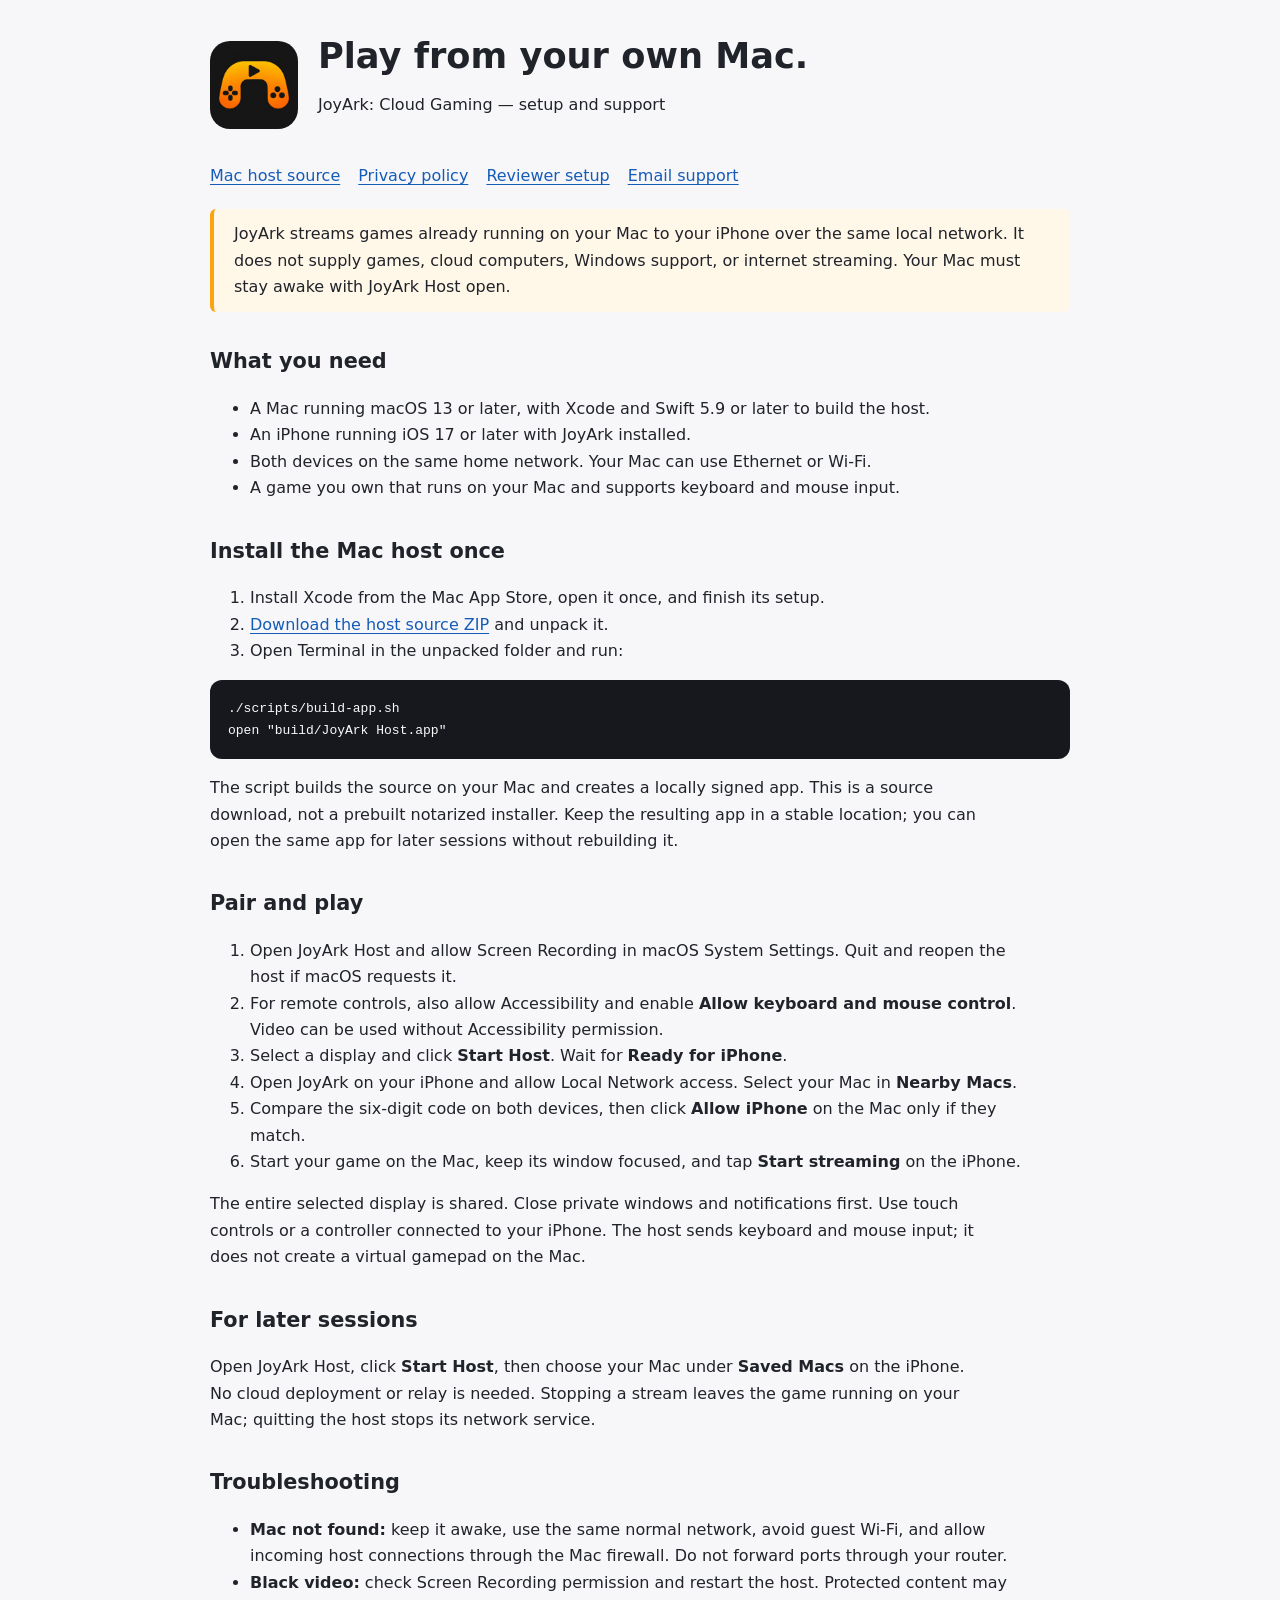
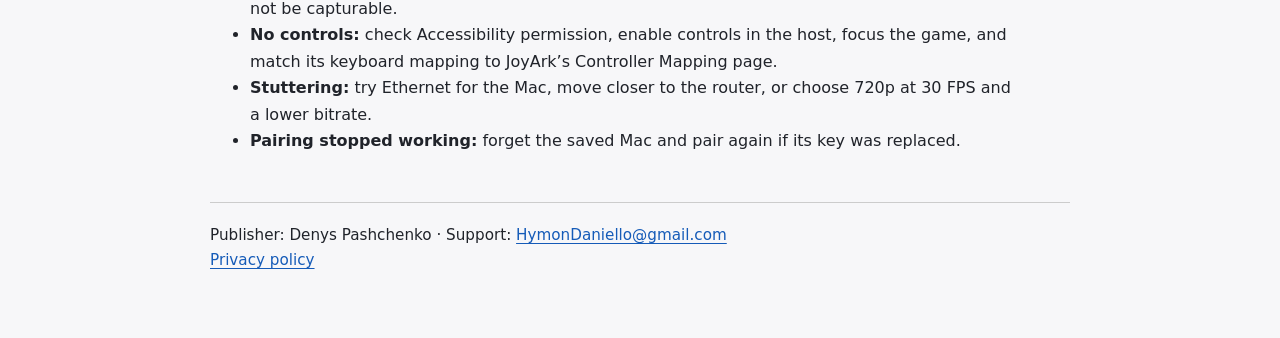
<file: docs/index.html>
<!doctype html><html lang="en"><head><meta charset="utf-8"><meta name="viewport" content="width=device-width,initial-scale=1"><title>JoyArk — Mac streaming setup and support</title><meta name="description" content="Set up JoyArk Host on your own Mac and stream your games to an iPhone on the same local network."><link rel="stylesheet" href="style.css"></head><body>
<header><img src="icon.png" alt="JoyArk gamepad icon"><div><h1>Play from your own Mac.</h1><p>JoyArk: Cloud Gaming — setup and support</p></div></header>
<nav><a href="https://github.com/egnatkinadev/JoyArkHost">Mac host source</a><a href="privacy.html">Privacy policy</a><a href="review.html">Reviewer setup</a><a href="mailto:HymonDaniello@gmail.com">Email support</a></nav>
<aside>JoyArk streams games already running on your Mac to your iPhone over the same local network. It does not supply games, cloud computers, Windows support, or internet streaming. Your Mac must stay awake with JoyArk Host open.</aside>
<h2>What you need</h2><ul><li>A Mac running macOS 13 or later, with Xcode and Swift 5.9 or later to build the host.</li><li>An iPhone running iOS 17 or later with JoyArk installed.</li><li>Both devices on the same home network. Your Mac can use Ethernet or Wi-Fi.</li><li>A game you own that runs on your Mac and supports keyboard and mouse input.</li></ul>
<h2>Install the Mac host once</h2><ol><li>Install Xcode from the Mac App Store, open it once, and finish its setup.</li><li><a href="https://github.com/egnatkinadev/JoyArkHost/archive/refs/heads/main.zip">Download the host source ZIP</a> and unpack it.</li><li>Open Terminal in the unpacked folder and run:</li></ol><pre><code>./scripts/build-app.sh
open "build/JoyArk Host.app"</code></pre>
<p>The script builds the source on your Mac and creates a locally signed app. This is a source download, not a prebuilt notarized installer. Keep the resulting app in a stable location; you can open the same app for later sessions without rebuilding it.</p>
<h2>Pair and play</h2><ol><li>Open JoyArk Host and allow Screen Recording in macOS System Settings. Quit and reopen the host if macOS requests it.</li><li>For remote controls, also allow Accessibility and enable <strong>Allow keyboard and mouse control</strong>. Video can be used without Accessibility permission.</li><li>Select a display and click <strong>Start Host</strong>. Wait for <strong>Ready for iPhone</strong>.</li><li>Open JoyArk on your iPhone and allow Local Network access. Select your Mac in <strong>Nearby Macs</strong>.</li><li>Compare the six-digit code on both devices, then click <strong>Allow iPhone</strong> on the Mac only if they match.</li><li>Start your game on the Mac, keep its window focused, and tap <strong>Start streaming</strong> on the iPhone.</li></ol>
<p>The entire selected display is shared. Close private windows and notifications first. Use touch controls or a controller connected to your iPhone. The host sends keyboard and mouse input; it does not create a virtual gamepad on the Mac.</p>
<h2>For later sessions</h2><p>Open JoyArk Host, click <strong>Start Host</strong>, then choose your Mac under <strong>Saved Macs</strong> on the iPhone. No cloud deployment or relay is needed. Stopping a stream leaves the game running on your Mac; quitting the host stops its network service.</p>
<h2>Troubleshooting</h2><ul><li><strong>Mac not found:</strong> keep it awake, use the same normal network, avoid guest Wi-Fi, and allow incoming host connections through the Mac firewall. Do not forward ports through your router.</li><li><strong>Black video:</strong> check Screen Recording permission and restart the host. Protected content may not be capturable.</li><li><strong>No controls:</strong> check Accessibility permission, enable controls in the host, focus the game, and match its keyboard mapping to JoyArk’s Controller Mapping page.</li><li><strong>Stuttering:</strong> try Ethernet for the Mac, move closer to the router, or choose 720p at 30 FPS and a lower bitrate.</li><li><strong>Pairing stopped working:</strong> forget the saved Mac and pair again if its key was replaced.</li></ul>
<footer>Publisher: Denys Pashchenko · Support: <a href="mailto:HymonDaniello@gmail.com">HymonDaniello@gmail.com</a><br><a href="privacy.html">Privacy policy</a></footer></body></html>
</file>
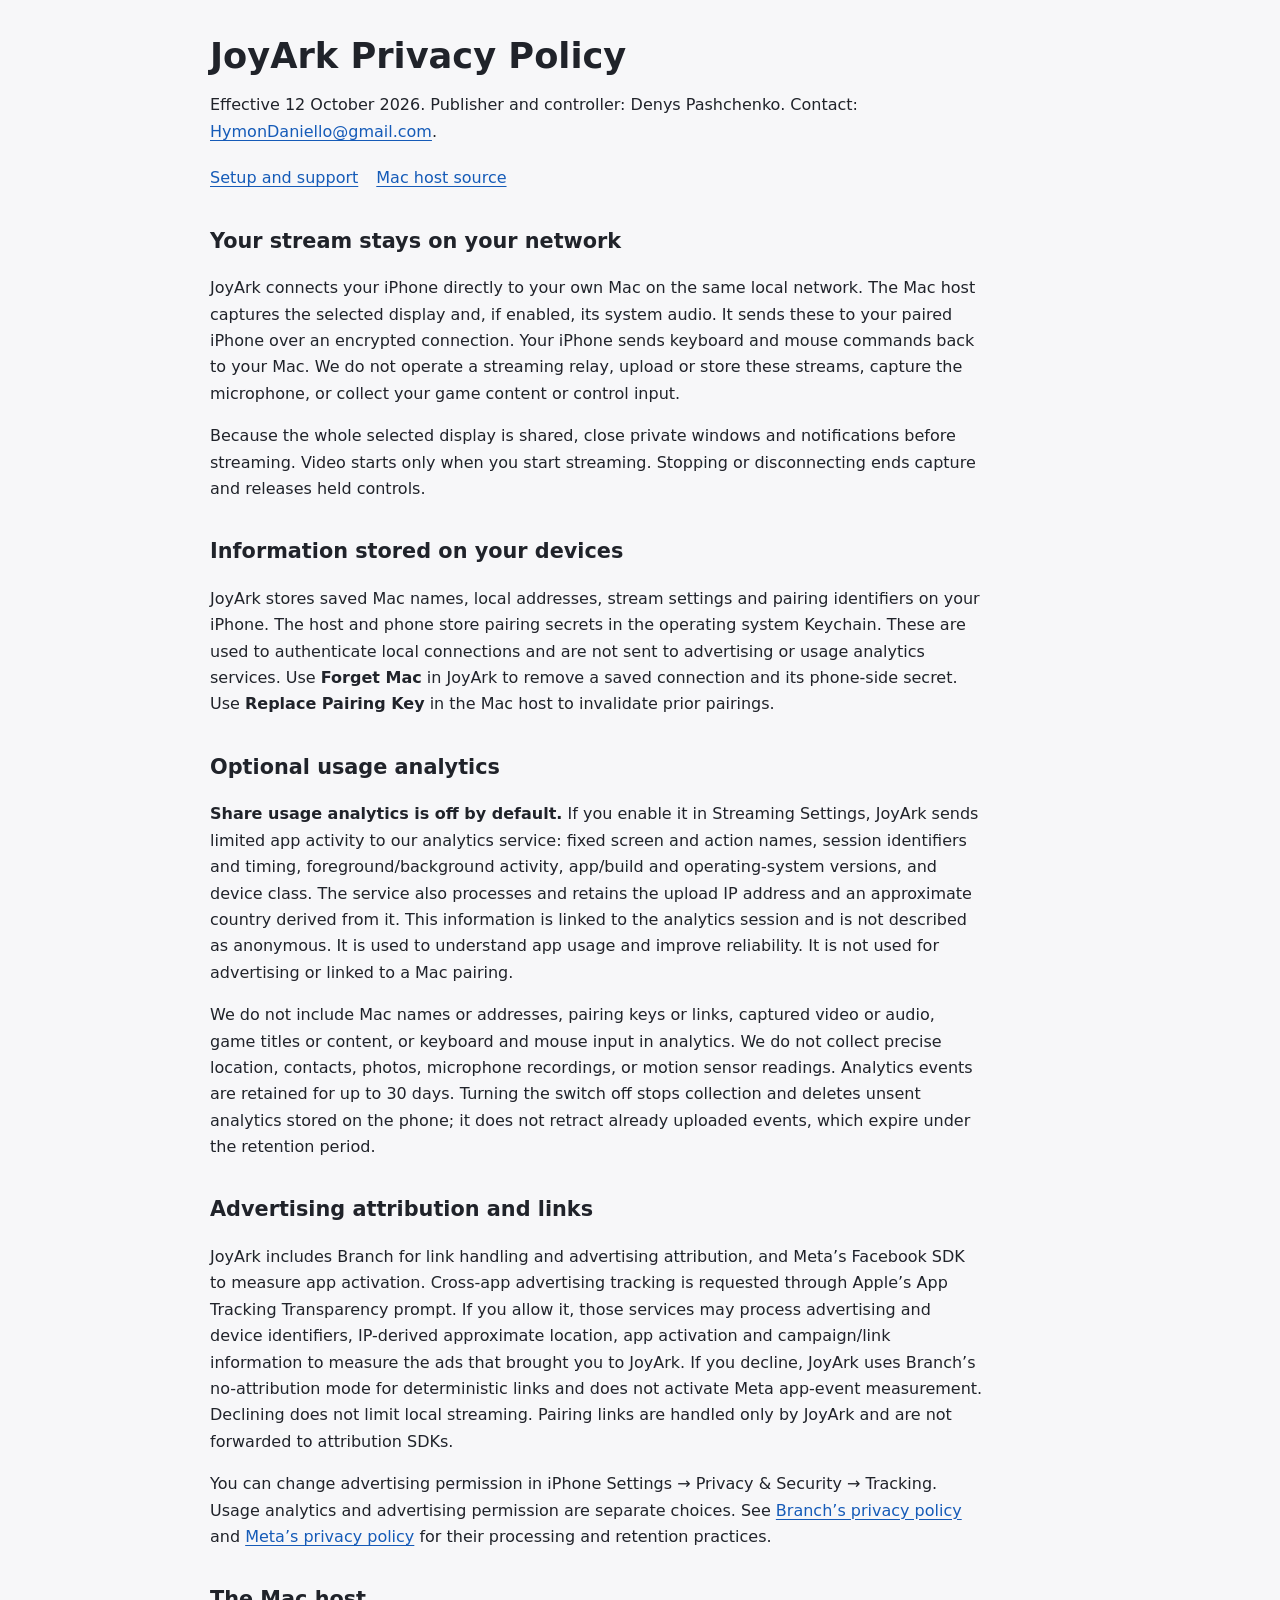
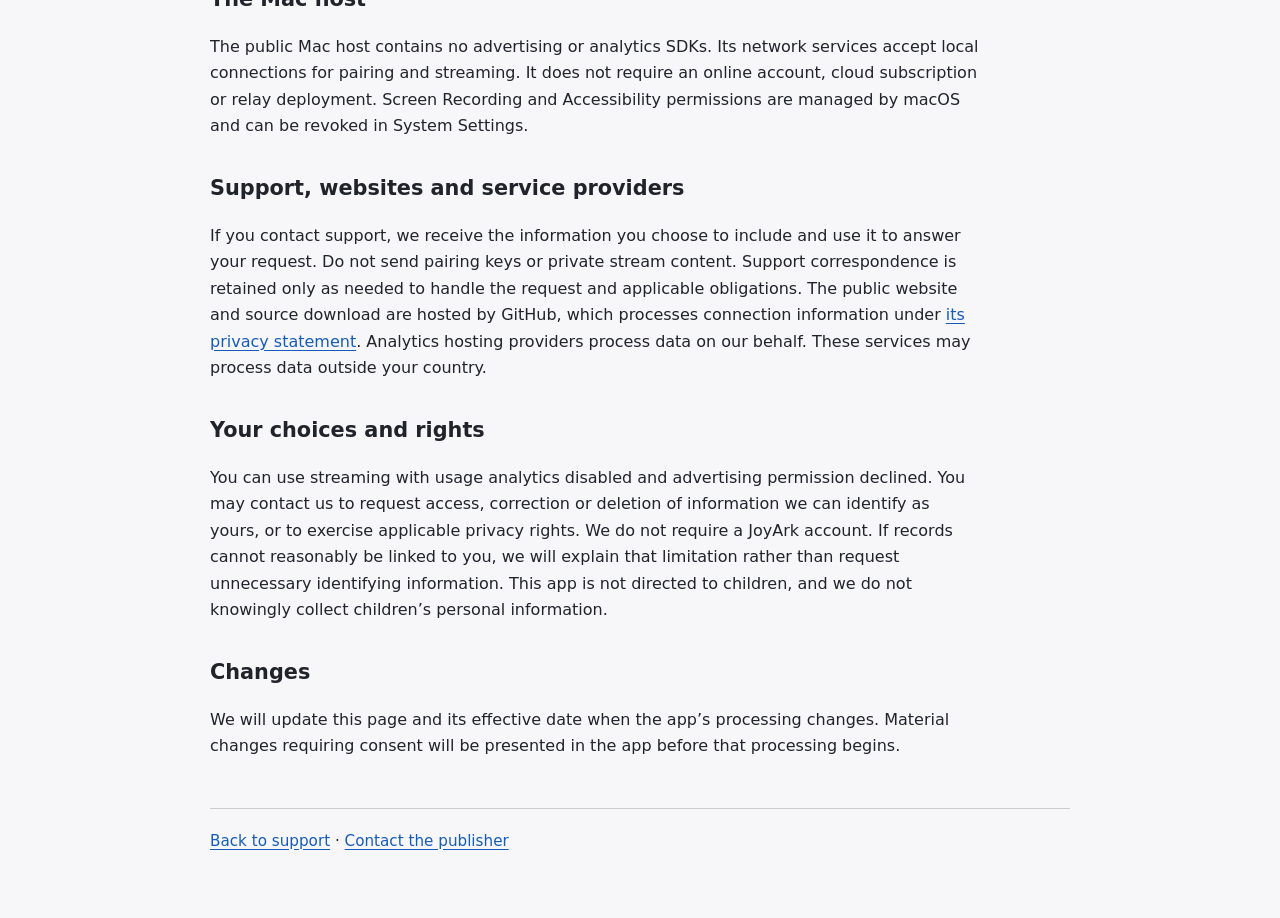
<file: docs/privacy.html>
<!doctype html><html lang="en"><head><meta charset="utf-8"><meta name="viewport" content="width=device-width,initial-scale=1"><title>JoyArk Privacy Policy</title><link rel="stylesheet" href="style.css"></head><body><h1>JoyArk Privacy Policy</h1><p>Effective 12 October 2026. Publisher and controller: Denys Pashchenko. Contact: <a href="mailto:HymonDaniello@gmail.com">HymonDaniello@gmail.com</a>.</p><nav><a href="index.html">Setup and support</a><a href="https://github.com/egnatkinadev/JoyArkHost">Mac host source</a></nav>
<h2>Your stream stays on your network</h2><p>JoyArk connects your iPhone directly to your own Mac on the same local network. The Mac host captures the selected display and, if enabled, its system audio. It sends these to your paired iPhone over an encrypted connection. Your iPhone sends keyboard and mouse commands back to your Mac. We do not operate a streaming relay, upload or store these streams, capture the microphone, or collect your game content or control input.</p><p>Because the whole selected display is shared, close private windows and notifications before streaming. Video starts only when you start streaming. Stopping or disconnecting ends capture and releases held controls.</p>
<h2>Information stored on your devices</h2><p>JoyArk stores saved Mac names, local addresses, stream settings and pairing identifiers on your iPhone. The host and phone store pairing secrets in the operating system Keychain. These are used to authenticate local connections and are not sent to advertising or usage analytics services. Use <strong>Forget Mac</strong> in JoyArk to remove a saved connection and its phone-side secret. Use <strong>Replace Pairing Key</strong> in the Mac host to invalidate prior pairings.</p>
<h2>Optional usage analytics</h2><p><strong>Share usage analytics is off by default.</strong> If you enable it in Streaming Settings, JoyArk sends limited app activity to our analytics service: fixed screen and action names, session identifiers and timing, foreground/background activity, app/build and operating-system versions, and device class. The service also processes and retains the upload IP address and an approximate country derived from it. This information is linked to the analytics session and is not described as anonymous. It is used to understand app usage and improve reliability. It is not used for advertising or linked to a Mac pairing.</p><p>We do not include Mac names or addresses, pairing keys or links, captured video or audio, game titles or content, or keyboard and mouse input in analytics. We do not collect precise location, contacts, photos, microphone recordings, or motion sensor readings. Analytics events are retained for up to 30 days. Turning the switch off stops collection and deletes unsent analytics stored on the phone; it does not retract already uploaded events, which expire under the retention period.</p>
<h2>Advertising attribution and links</h2><p>JoyArk includes Branch for link handling and advertising attribution, and Meta’s Facebook SDK to measure app activation. Cross-app advertising tracking is requested through Apple’s App Tracking Transparency prompt. If you allow it, those services may process advertising and device identifiers, IP-derived approximate location, app activation and campaign/link information to measure the ads that brought you to JoyArk. If you decline, JoyArk uses Branch’s no-attribution mode for deterministic links and does not activate Meta app-event measurement. Declining does not limit local streaming. Pairing links are handled only by JoyArk and are not forwarded to attribution SDKs.</p><p>You can change advertising permission in iPhone Settings → Privacy &amp; Security → Tracking. Usage analytics and advertising permission are separate choices. See <a href="https://www.branch.io/policies/#privacy">Branch’s privacy policy</a> and <a href="https://www.facebook.com/privacy/policy/">Meta’s privacy policy</a> for their processing and retention practices.</p>
<h2>The Mac host</h2><p>The public Mac host contains no advertising or analytics SDKs. Its network services accept local connections for pairing and streaming. It does not require an online account, cloud subscription or relay deployment. Screen Recording and Accessibility permissions are managed by macOS and can be revoked in System Settings.</p>
<h2>Support, websites and service providers</h2><p>If you contact support, we receive the information you choose to include and use it to answer your request. Do not send pairing keys or private stream content. Support correspondence is retained only as needed to handle the request and applicable obligations. The public website and source download are hosted by GitHub, which processes connection information under <a href="https://docs.github.com/en/site-policy/privacy-policies/github-general-privacy-statement">its privacy statement</a>. Analytics hosting providers process data on our behalf. These services may process data outside your country.</p>
<h2>Your choices and rights</h2><p>You can use streaming with usage analytics disabled and advertising permission declined. You may contact us to request access, correction or deletion of information we can identify as yours, or to exercise applicable privacy rights. We do not require a JoyArk account. If records cannot reasonably be linked to you, we will explain that limitation rather than request unnecessary identifying information. This app is not directed to children, and we do not knowingly collect children’s personal information.</p>
<h2>Changes</h2><p>We will update this page and its effective date when the app’s processing changes. Material changes requiring consent will be presented in the app before that processing begins.</p><footer><a href="index.html">Back to support</a> · <a href="mailto:HymonDaniello@gmail.com">Contact the publisher</a></footer></body></html>
</file>
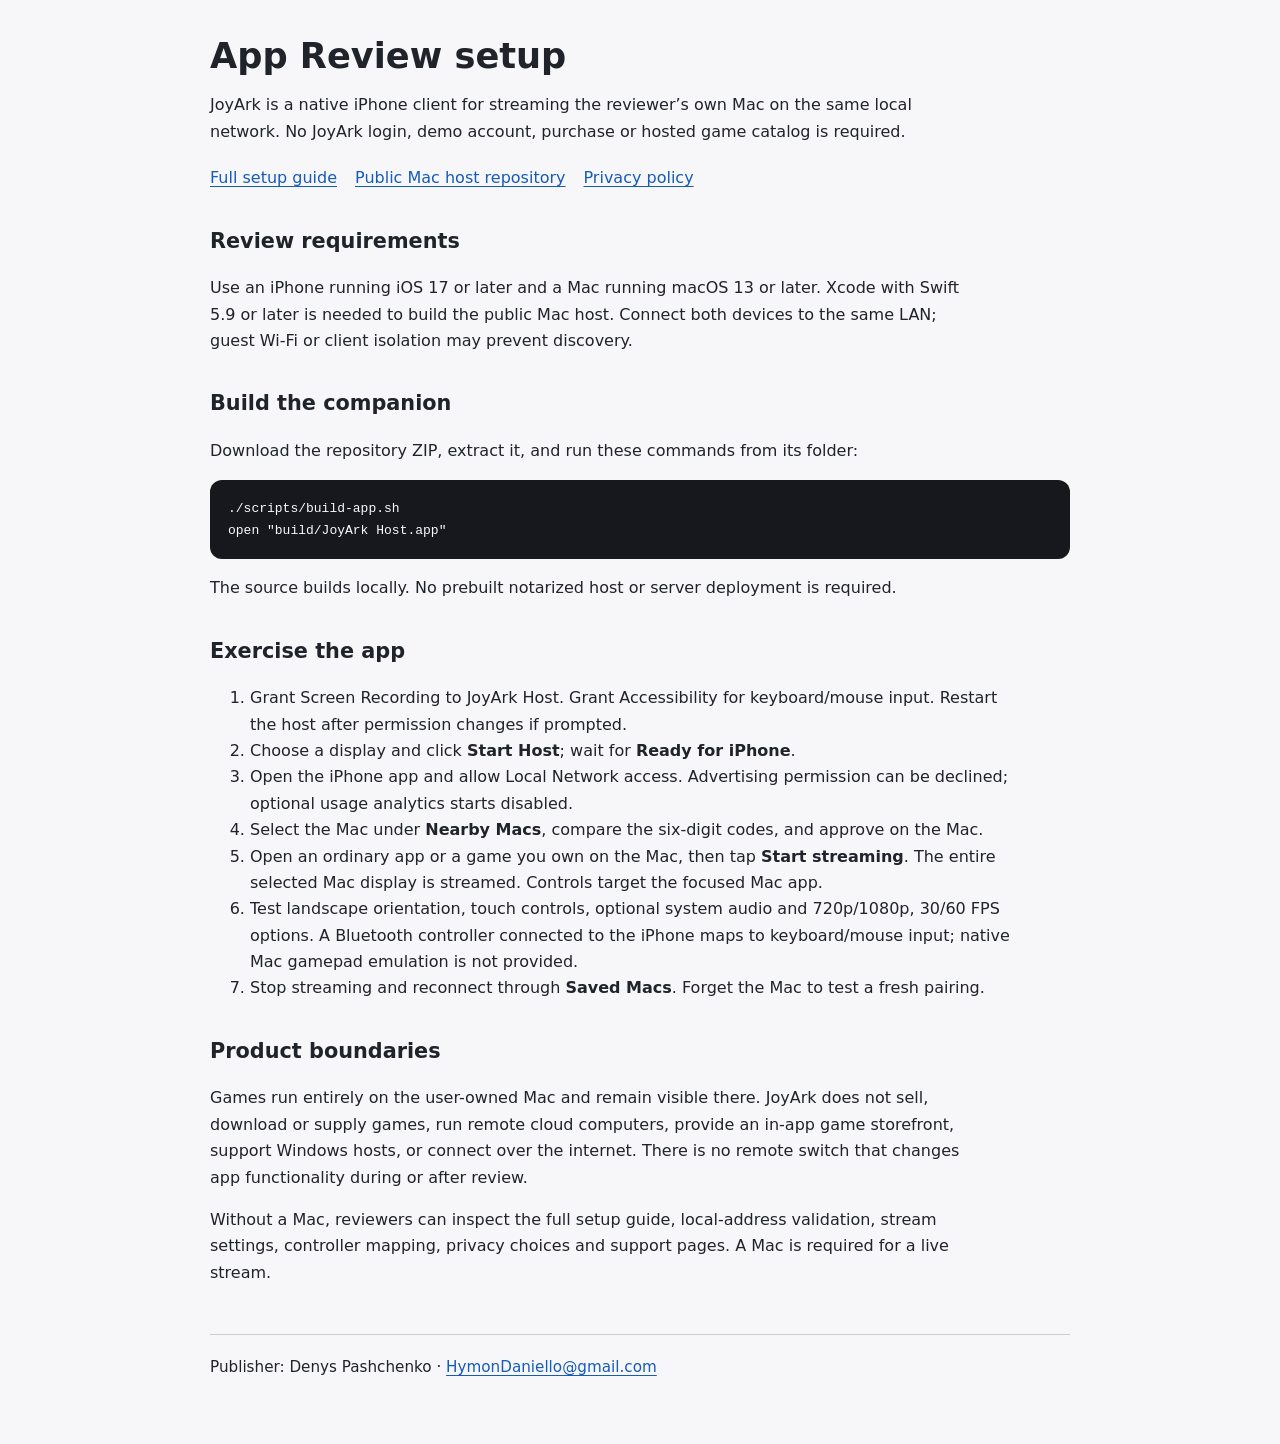
<file: docs/review.html>
<!doctype html><html lang="en"><head><meta charset="utf-8"><meta name="viewport" content="width=device-width,initial-scale=1"><title>JoyArk — App Review setup</title><link rel="stylesheet" href="style.css"></head><body><h1>App Review setup</h1><p>JoyArk is a native iPhone client for streaming the reviewer’s own Mac on the same local network. No JoyArk login, demo account, purchase or hosted game catalog is required.</p><nav><a href="index.html">Full setup guide</a><a href="https://github.com/egnatkinadev/JoyArkHost">Public Mac host repository</a><a href="privacy.html">Privacy policy</a></nav><h2>Review requirements</h2><p>Use an iPhone running iOS 17 or later and a Mac running macOS 13 or later. Xcode with Swift 5.9 or later is needed to build the public Mac host. Connect both devices to the same LAN; guest Wi-Fi or client isolation may prevent discovery.</p><h2>Build the companion</h2><p>Download the repository ZIP, extract it, and run these commands from its folder:</p><pre><code>./scripts/build-app.sh
open "build/JoyArk Host.app"</code></pre><p>The source builds locally. No prebuilt notarized host or server deployment is required.</p><h2>Exercise the app</h2><ol><li>Grant Screen Recording to JoyArk Host. Grant Accessibility for keyboard/mouse input. Restart the host after permission changes if prompted.</li><li>Choose a display and click <strong>Start Host</strong>; wait for <strong>Ready for iPhone</strong>.</li><li>Open the iPhone app and allow Local Network access. Advertising permission can be declined; optional usage analytics starts disabled.</li><li>Select the Mac under <strong>Nearby Macs</strong>, compare the six-digit codes, and approve on the Mac.</li><li>Open an ordinary app or a game you own on the Mac, then tap <strong>Start streaming</strong>. The entire selected Mac display is streamed. Controls target the focused Mac app.</li><li>Test landscape orientation, touch controls, optional system audio and 720p/1080p, 30/60 FPS options. A Bluetooth controller connected to the iPhone maps to keyboard/mouse input; native Mac gamepad emulation is not provided.</li><li>Stop streaming and reconnect through <strong>Saved Macs</strong>. Forget the Mac to test a fresh pairing.</li></ol><h2>Product boundaries</h2><p>Games run entirely on the user-owned Mac and remain visible there. JoyArk does not sell, download or supply games, run remote cloud computers, provide an in-app game storefront, support Windows hosts, or connect over the internet. There is no remote switch that changes app functionality during or after review.</p><p>Without a Mac, reviewers can inspect the full setup guide, local-address validation, stream settings, controller mapping, privacy choices and support pages. A Mac is required for a live stream.</p><footer>Publisher: Denys Pashchenko · <a href="mailto:HymonDaniello@gmail.com">HymonDaniello@gmail.com</a></footer></body></html>
</file>
<file: docs/style.css>
:root{color-scheme:light dark;font-family:system-ui,-apple-system,BlinkMacSystemFont,"Segoe UI",sans-serif;color:#20232a;background:#f7f7f9}body{max-width:860px;margin:0 auto;padding:36px 24px 64px;line-height:1.65}header{display:flex;align-items:center;gap:20px;margin-bottom:28px}header img{width:88px;height:88px;border-radius:20px}h1{font-size:2.2rem;line-height:1.15;margin:0 0 8px}h2{font-size:1.3rem;margin-top:32px}p,li{max-width:76ch}a{color:#155bb8;text-underline-offset:3px}nav{display:flex;gap:18px;flex-wrap:wrap;margin:20px 0}code{background:#e9e9ee;padding:3px 6px;border-radius:5px}pre{background:#16181d;color:#f9f9fb;padding:18px;border-radius:12px;overflow:auto}pre code{background:transparent;padding:0}aside{border-left:4px solid #fca410;padding:12px 20px;background:#fff7e8;border-radius:6px}footer{margin-top:48px;padding-top:20px;border-top:1px solid #ccc;font-size:.95rem}@media(prefers-color-scheme:dark){:root{color:#e9e9ee;background:#16181d}a{color:#89b7ff}aside{background:#292218}code{background:#303139}pre{background:#24262c}}
</file>
